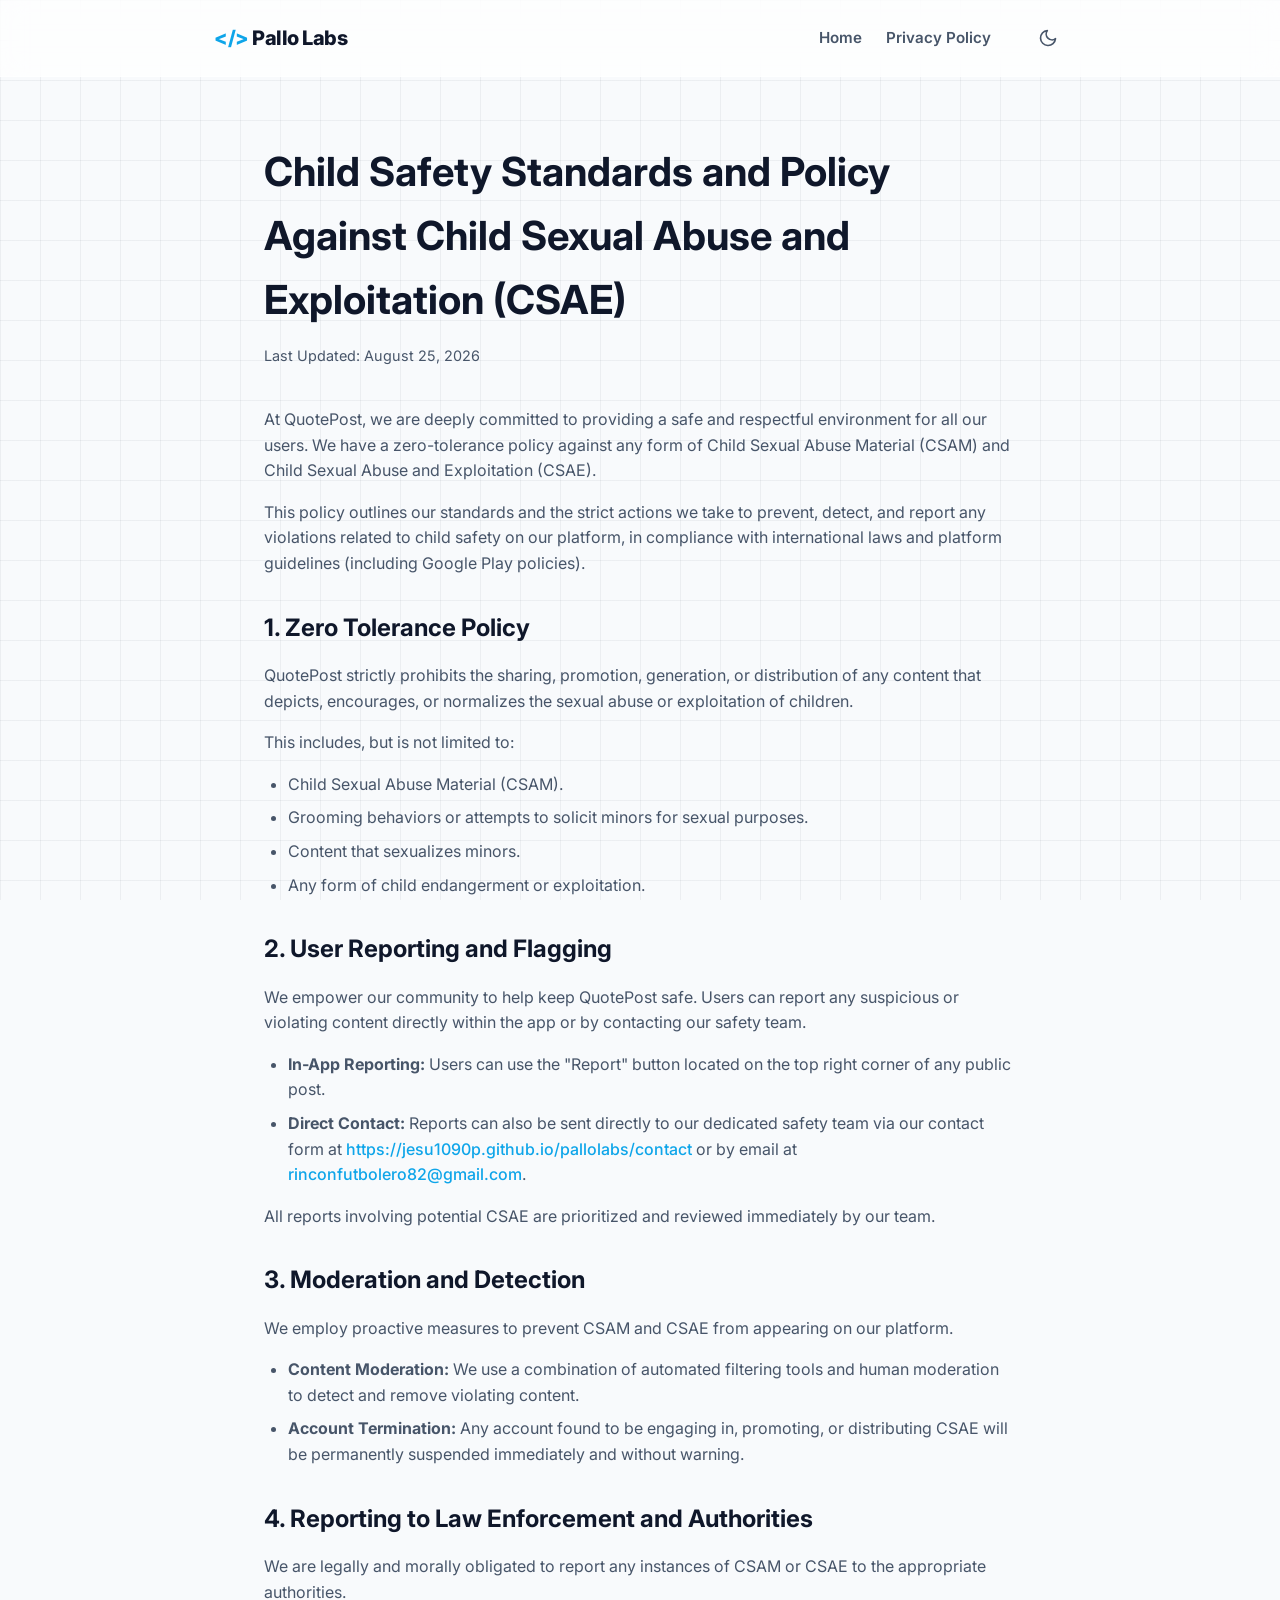
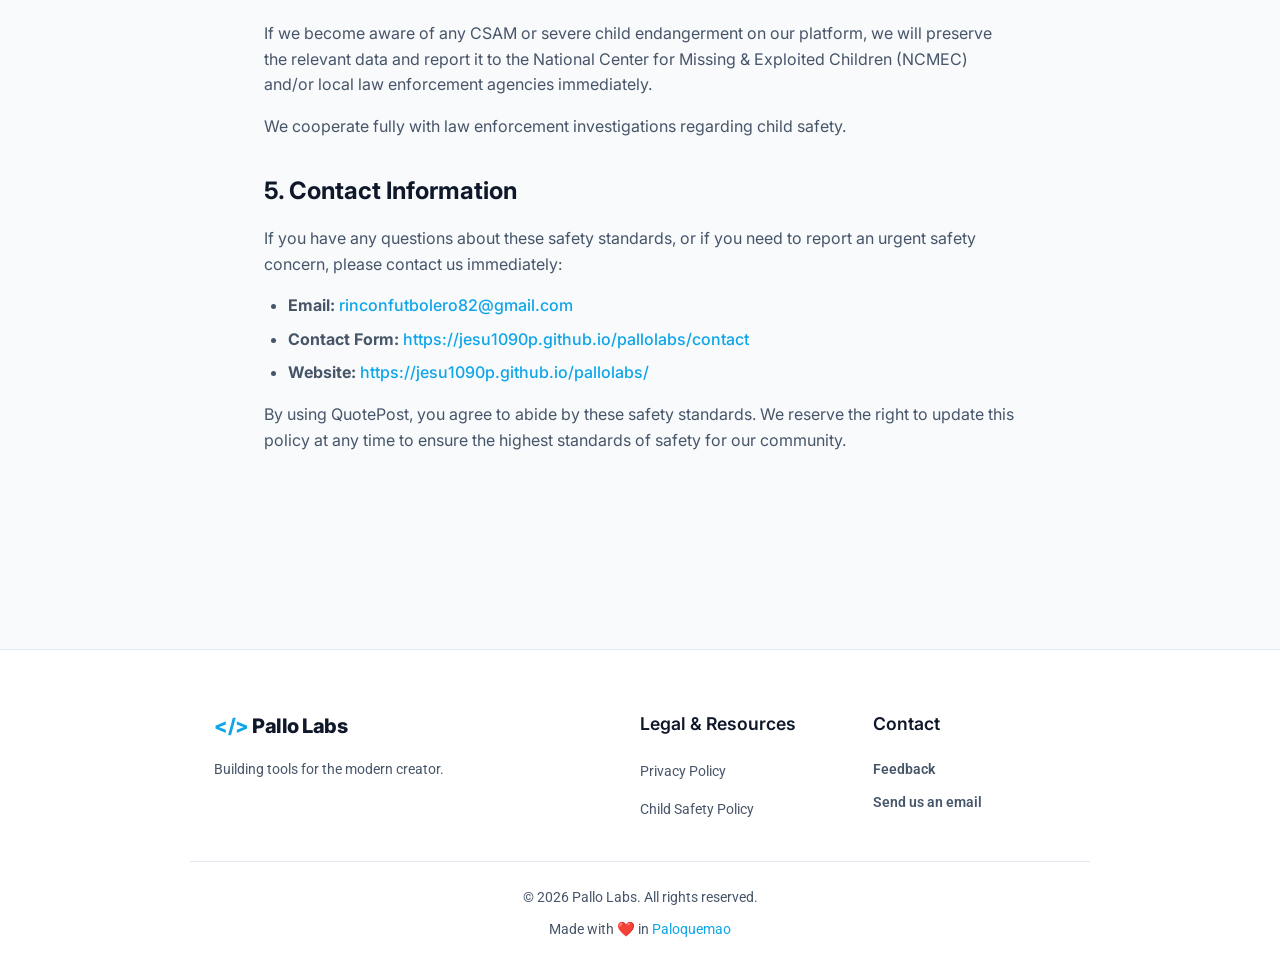
<file: child-safety.html>
<!DOCTYPE html>
<html lang="en">
<head>
    <meta charset="UTF-8">
    <meta name="viewport" content="width=device-width, initial-scale=1.0">
    <title>Child Safety Standards - QuotePost</title>
    <meta name="description" content="Child Safety Standards and Policy Against Child Sexual Abuse and Exploitation (CSAE) for QuotePost by Pallo Labs.">
    <!-- Google Fonts -->
    <link rel="preconnect" href="https://fonts.googleapis.com">
    <link rel="preconnect" href="https://fonts.gstatic.com" crossorigin>
    <link href="https://fonts.googleapis.com/css2?family=Inter:wght@300;400;600;800&display=swap" rel="stylesheet">
    <link href="https://fonts.googleapis.com/css2?family=Roboto:wght@300;400;500;700&display=swap" rel="stylesheet">
    <link rel="stylesheet" href="css/styles.css">
</head>
<body>
    <div class="background-grid"></div>
    <header class="navbar">
        <div class="container nav-content">
            <div class="logo">
                <a href="index.html" style="text-decoration: none; color: inherit;">
                    <span class="logo-accent">&lt;/&gt;</span> Pallo Labs
                </a>
            </div>
            <nav class="nav-links">
                <a href="index.html">Home</a>
                <a href="privacy.html">Privacy Policy</a>
                <button id="theme-toggle" class="theme-toggle" aria-label="Toggle Theme" style="margin-left: 15px;">
                    <svg id="moon-icon" xmlns="http://www.w3.org/2000/svg" width="20" height="20" viewBox="0 0 24 24" fill="none" stroke="currentColor" stroke-width="2" stroke-linecap="round" stroke-linejoin="round" class="feather feather-moon"><path d="M21 12.79A9 9 0 1 1 11.21 3 7 7 0 0 0 21 12.79z"></path></svg>
                    <svg id="sun-icon" xmlns="http://www.w3.org/2000/svg" width="20" height="20" viewBox="0 0 24 24" fill="none" stroke="currentColor" stroke-width="2" stroke-linecap="round" stroke-linejoin="round" class="feather feather-sun" style="display: none;"><circle cx="12" cy="12" r="5"></circle><line x1="12" y1="1" x2="12" y2="3"></line><line x1="12" y1="21" x2="12" y2="23"></line><line x1="4.22" y1="4.22" x2="5.64" y2="5.64"></line><line x1="18.36" y1="18.36" x2="19.78" y2="19.78"></line><line x1="1" y1="12" x2="3" y2="12"></line><line x1="21" y1="12" x2="23" y2="12"></line><line x1="4.22" y1="19.78" x2="5.64" y2="18.36"></line><line x1="18.36" y1="5.64" x2="19.78" y2="4.22"></line></svg>
                </button>
            </nav>
        </div>
    </header>

    <main class="content-page">
        <h1>Child Safety Standards and Policy Against Child Sexual Abuse and Exploitation (CSAE)</h1>
        <p class="last-updated">Last Updated: August 25, 2026</p>

        <div class="prose">
            <p>At QuotePost, we are deeply committed to providing a safe and respectful environment for all our users. We have a zero-tolerance policy against any form of Child Sexual Abuse Material (CSAM) and Child Sexual Abuse and Exploitation (CSAE).</p>
            <p>This policy outlines our standards and the strict actions we take to prevent, detect, and report any violations related to child safety on our platform, in compliance with international laws and platform guidelines (including Google Play policies).</p>

            <h2>1. Zero Tolerance Policy</h2>
            <p>QuotePost strictly prohibits the sharing, promotion, generation, or distribution of any content that depicts, encourages, or normalizes the sexual abuse or exploitation of children.</p>
            <p>This includes, but is not limited to:</p>
            <ul>
                <li>Child Sexual Abuse Material (CSAM).</li>
                <li>Grooming behaviors or attempts to solicit minors for sexual purposes.</li>
                <li>Content that sexualizes minors.</li>
                <li>Any form of child endangerment or exploitation.</li>
            </ul>

            <h2>2. User Reporting and Flagging</h2>
            <p>We empower our community to help keep QuotePost safe. Users can report any suspicious or violating content directly within the app or by contacting our safety team.</p>
            <ul>
                <li><strong>In-App Reporting:</strong> Users can use the "Report" button located on the top right corner of any public post.</li>
                <li><strong>Direct Contact:</strong> Reports can also be sent directly to our dedicated safety team via our contact form at <a href="https://jesu1090p.github.io/pallolabs/contact" target="_blank">https://jesu1090p.github.io/pallolabs/contact</a> or by email at <a href="mailto:rinconfutbolero82@gmail.com">rinconfutbolero82@gmail.com</a>.</li>
            </ul>
            <p>All reports involving potential CSAE are prioritized and reviewed immediately by our team.</p>

            <h2>3. Moderation and Detection</h2>
            <p>We employ proactive measures to prevent CSAM and CSAE from appearing on our platform.</p>
            <ul>
                <li><strong>Content Moderation:</strong> We use a combination of automated filtering tools and human moderation to detect and remove violating content.</li>
                <li><strong>Account Termination:</strong> Any account found to be engaging in, promoting, or distributing CSAE will be permanently suspended immediately and without warning.</li>
            </ul>

            <h2>4. Reporting to Law Enforcement and Authorities</h2>
            <p>We are legally and morally obligated to report any instances of CSAM or CSAE to the appropriate authorities.</p>
            <p>If we become aware of any CSAM or severe child endangerment on our platform, we will preserve the relevant data and report it to the National Center for Missing & Exploited Children (NCMEC) and/or local law enforcement agencies immediately.</p>
            <p>We cooperate fully with law enforcement investigations regarding child safety.</p>

            <h2>5. Contact Information</h2>
            <p>If you have any questions about these safety standards, or if you need to report an urgent safety concern, please contact us immediately:</p>
            <ul>
                <li><strong>Email:</strong> <a href="mailto:rinconfutbolero82@gmail.com">rinconfutbolero82@gmail.com</a></li>
                <li><strong>Contact Form:</strong> <a href="https://jesu1090p.github.io/pallolabs/contact" target="_blank">https://jesu1090p.github.io/pallolabs/contact</a></li>
                <li><strong>Website:</strong> <a href="https://jesu1090p.github.io/pallolabs/" target="_blank">https://jesu1090p.github.io/pallolabs/</a></li>
            </ul>

            <p>By using QuotePost, you agree to abide by these safety standards. We reserve the right to update this policy at any time to ensure the highest standards of safety for our community.</p>
        </div>
    </main>

    <footer class="footer">
        <div class="container footer-content">
            <div class="footer-brand">
                <div class="logo">
                    <span class="logo-accent">&lt;/&gt;</span> Pallo Labs
                </div>
                <p>Building tools for the modern creator.</p>
            </div>
            <div class="footer-links">
                <h4>Legal & Resources</h4>
                <ul>
                    <li><a href="privacy.html">Privacy Policy</a></li>
                    <li><a href="child-safety.html">Child Safety Policy</a></li>
                </ul>
            </div>
            <div class="footer-contact">
                <h4>Contact</h4>
                <a href="contact.html" class="contact-email" style="display: block; margin-bottom: 8px;">Feedback</a>
                <a href="mailto:rinconfutbolero82@gmail.com" class="contact-email">Send us an email</a>
            </div>
        </div>
        <div class="container footer-bottom">
            <p>&copy; <span id="year"></span> Pallo Labs. All rights reserved.</p>
            <p class="made-with-love" style="margin-top: 8px;">Made with ❤️ in <a href="https://maps.app.goo.gl/Wu1jVpShxxFttBsQ9" target="_blank" rel="noopener noreferrer" style="color: var(--accent); text-decoration: none;">Paloquemao</a></p>
        </div>
    </footer>

    <script src="js/script.js"></script>
</body>
</html>
</file>
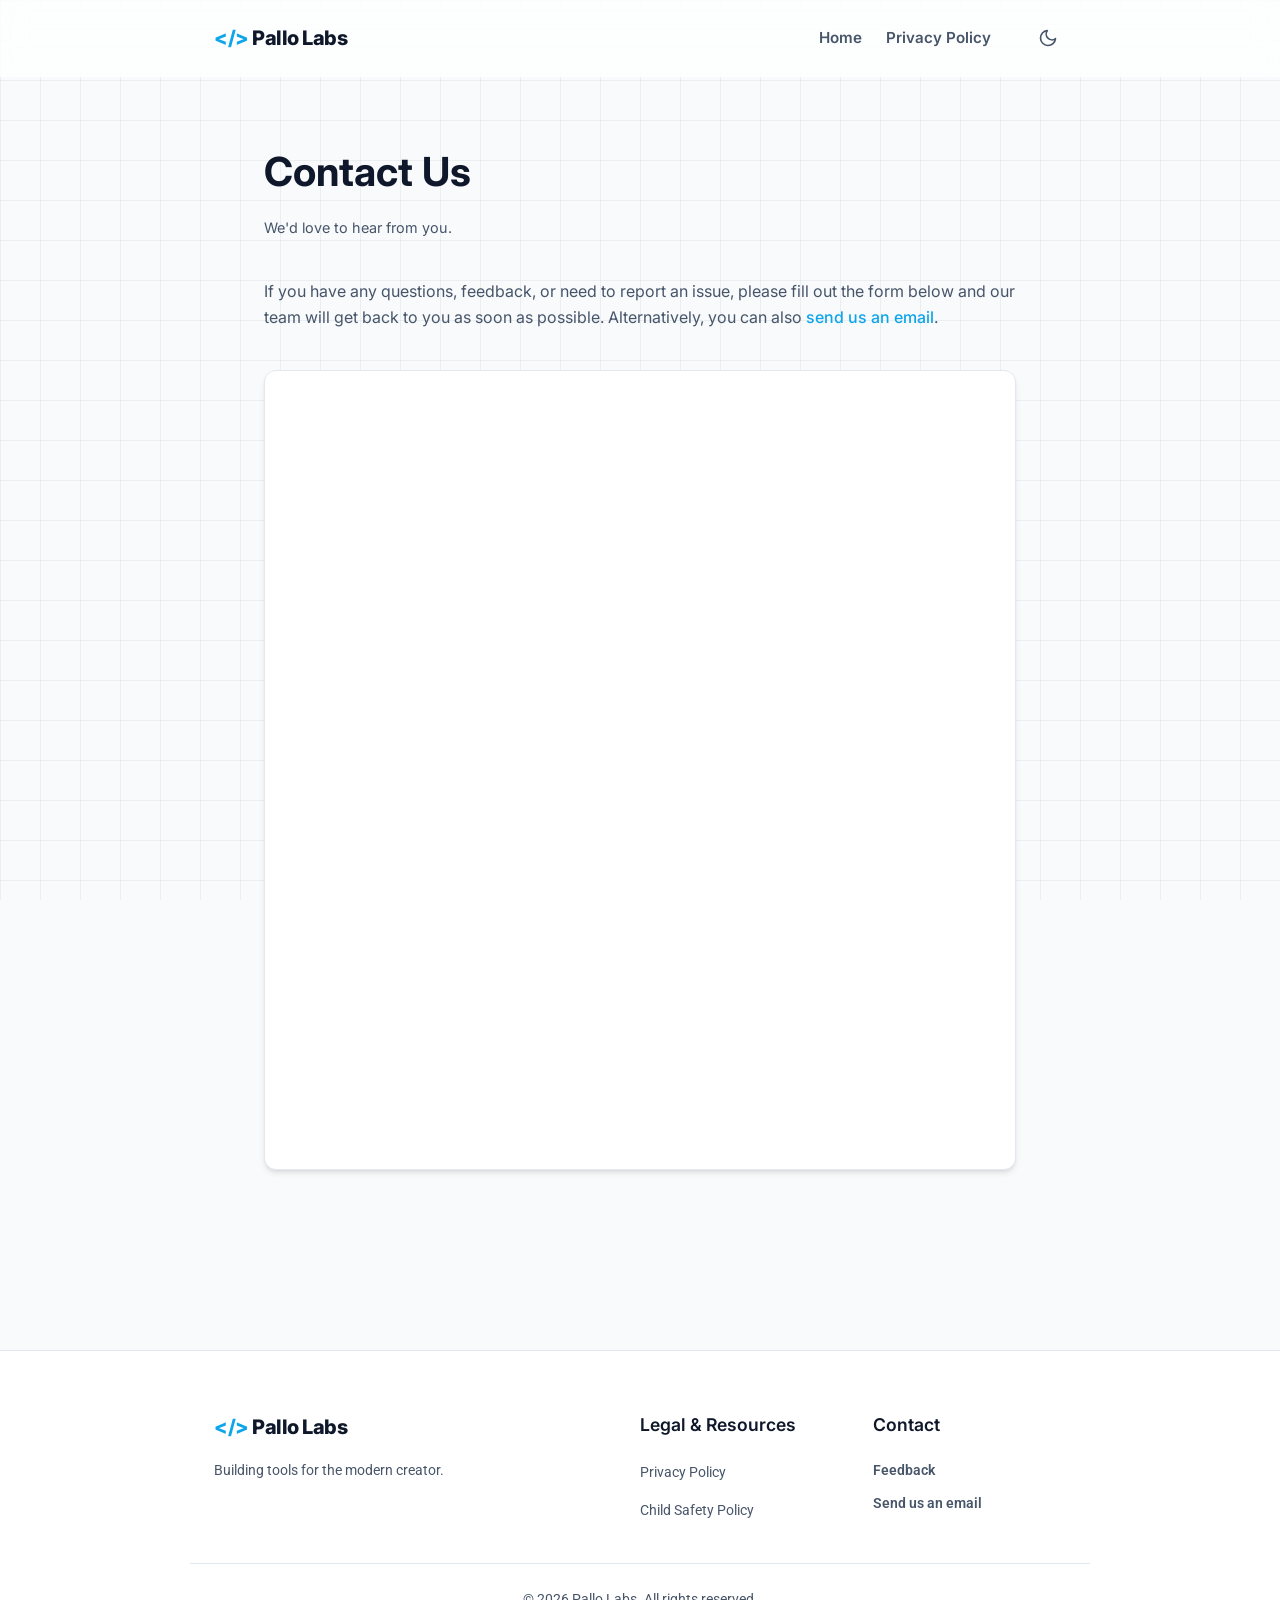
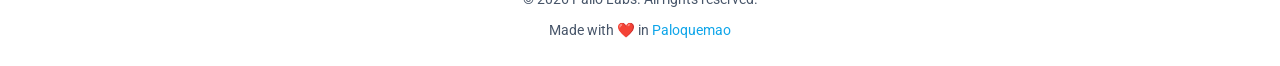
<file: contact.html>
<!DOCTYPE html>
<html lang="en">
<head>
    <meta charset="UTF-8">
    <meta name="viewport" content="width=device-width, initial-scale=1.0">
    <title>Contact Us - QuotePost</title>
    <meta name="description" content="Contact Pallo Labs.">
    <!-- Google Fonts -->
    <link rel="preconnect" href="https://fonts.googleapis.com">
    <link rel="preconnect" href="https://fonts.gstatic.com" crossorigin>
    <link href="https://fonts.googleapis.com/css2?family=Inter:wght@300;400;600;800&display=swap" rel="stylesheet">
    <link href="https://fonts.googleapis.com/css2?family=Roboto:wght@300;400;500;700&display=swap" rel="stylesheet">
    <link rel="stylesheet" href="css/styles.css">
    <style>
        .form-container {
            margin-top: 40px;
            width: 100%;
            height: 800px; /* Default height, can adjust based on iframe */
            border-radius: 12px;
            overflow: hidden;
            background: var(--surface-color);
            box-shadow: var(--shadow-md);
            border: 1px solid var(--border-color);
        }
        
        .form-container iframe {
            width: 100%;
            height: 100%;
            border: none;
        }
    </style>
</head>
<body>
    <div class="background-grid"></div>
    <header class="navbar">
        <div class="container nav-content">
            <div class="logo">
                <a href="index.html" style="text-decoration: none; color: inherit;">
                    <span class="logo-accent">&lt;/&gt;</span> Pallo Labs
                </a>
            </div>
            <nav class="nav-links">
                <a href="index.html">Home</a>
                <a href="privacy.html">Privacy Policy</a>
                <button id="theme-toggle" class="theme-toggle" aria-label="Toggle Theme" style="margin-left: 15px;">
                    <svg id="moon-icon" xmlns="http://www.w3.org/2000/svg" width="20" height="20" viewBox="0 0 24 24" fill="none" stroke="currentColor" stroke-width="2" stroke-linecap="round" stroke-linejoin="round" class="feather feather-moon"><path d="M21 12.79A9 9 0 1 1 11.21 3 7 7 0 0 0 21 12.79z"></path></svg>
                    <svg id="sun-icon" xmlns="http://www.w3.org/2000/svg" width="20" height="20" viewBox="0 0 24 24" fill="none" stroke="currentColor" stroke-width="2" stroke-linecap="round" stroke-linejoin="round" class="feather feather-sun" style="display: none;"><circle cx="12" cy="12" r="5"></circle><line x1="12" y1="1" x2="12" y2="3"></line><line x1="12" y1="21" x2="12" y2="23"></line><line x1="4.22" y1="4.22" x2="5.64" y2="5.64"></line><line x1="18.36" y1="18.36" x2="19.78" y2="19.78"></line><line x1="1" y1="12" x2="3" y2="12"></line><line x1="21" y1="12" x2="23" y2="12"></line><line x1="4.22" y1="19.78" x2="5.64" y2="18.36"></line><line x1="18.36" y1="5.64" x2="19.78" y2="4.22"></line></svg>
                </button>
            </nav>
        </div>
    </header>

    <main class="content-page">
        <h1>Contact Us</h1>
        <p class="last-updated">We'd love to hear from you.</p>

        <div class="prose">
            <p>If you have any questions, feedback, or need to report an issue, please fill out the form below and our team will get back to you as soon as possible. Alternatively, you can also <a href="mailto:rinconfutbolero82@gmail.com">send us an email</a>.</p>
            
            <div class="form-container">
                <iframe src="https://docs.google.com/forms/d/e/1FAIpQLSckIDG6FDyyTCMLyE4gWFCexcyOFQxnajvvdZLpPLigQvUw2g/viewform?embedded=true" width="100%" height="100%" frameborder="0" marginheight="0" marginwidth="0" style="background: transparent;">Loading…</iframe>
            </div>
        </div>
    </main>

    <footer class="footer">
        <div class="container footer-content">
            <div class="footer-brand">
                <div class="logo">
                    <span class="logo-accent">&lt;/&gt;</span> Pallo Labs
                </div>
                <p>Building tools for the modern creator.</p>
            </div>
            <div class="footer-links">
                <h4>Legal & Resources</h4>
                <ul>
                    <li><a href="privacy.html">Privacy Policy</a></li>
                    <li><a href="child-safety.html">Child Safety Policy</a></li>
                </ul>
            </div>
            <div class="footer-contact">
                <h4>Contact</h4>
                <a href="contact.html" class="contact-email" style="display: block; margin-bottom: 8px;">Feedback</a>
                <a href="mailto:rinconfutbolero82@gmail.com" class="contact-email">Send us an email</a>
            </div>
        </div>
        <div class="container footer-bottom">
            <p>&copy; <span id="year"></span> Pallo Labs. All rights reserved.</p>
            <p class="made-with-love" style="margin-top: 8px;">Made with ❤️ in <a href="https://maps.app.goo.gl/Wu1jVpShxxFttBsQ9" target="_blank" rel="noopener noreferrer" style="color: var(--accent); text-decoration: none;">Paloquemao</a></p>
        </div>
    </footer>

    <script src="js/script.js"></script>
</body>
</html>
</file>
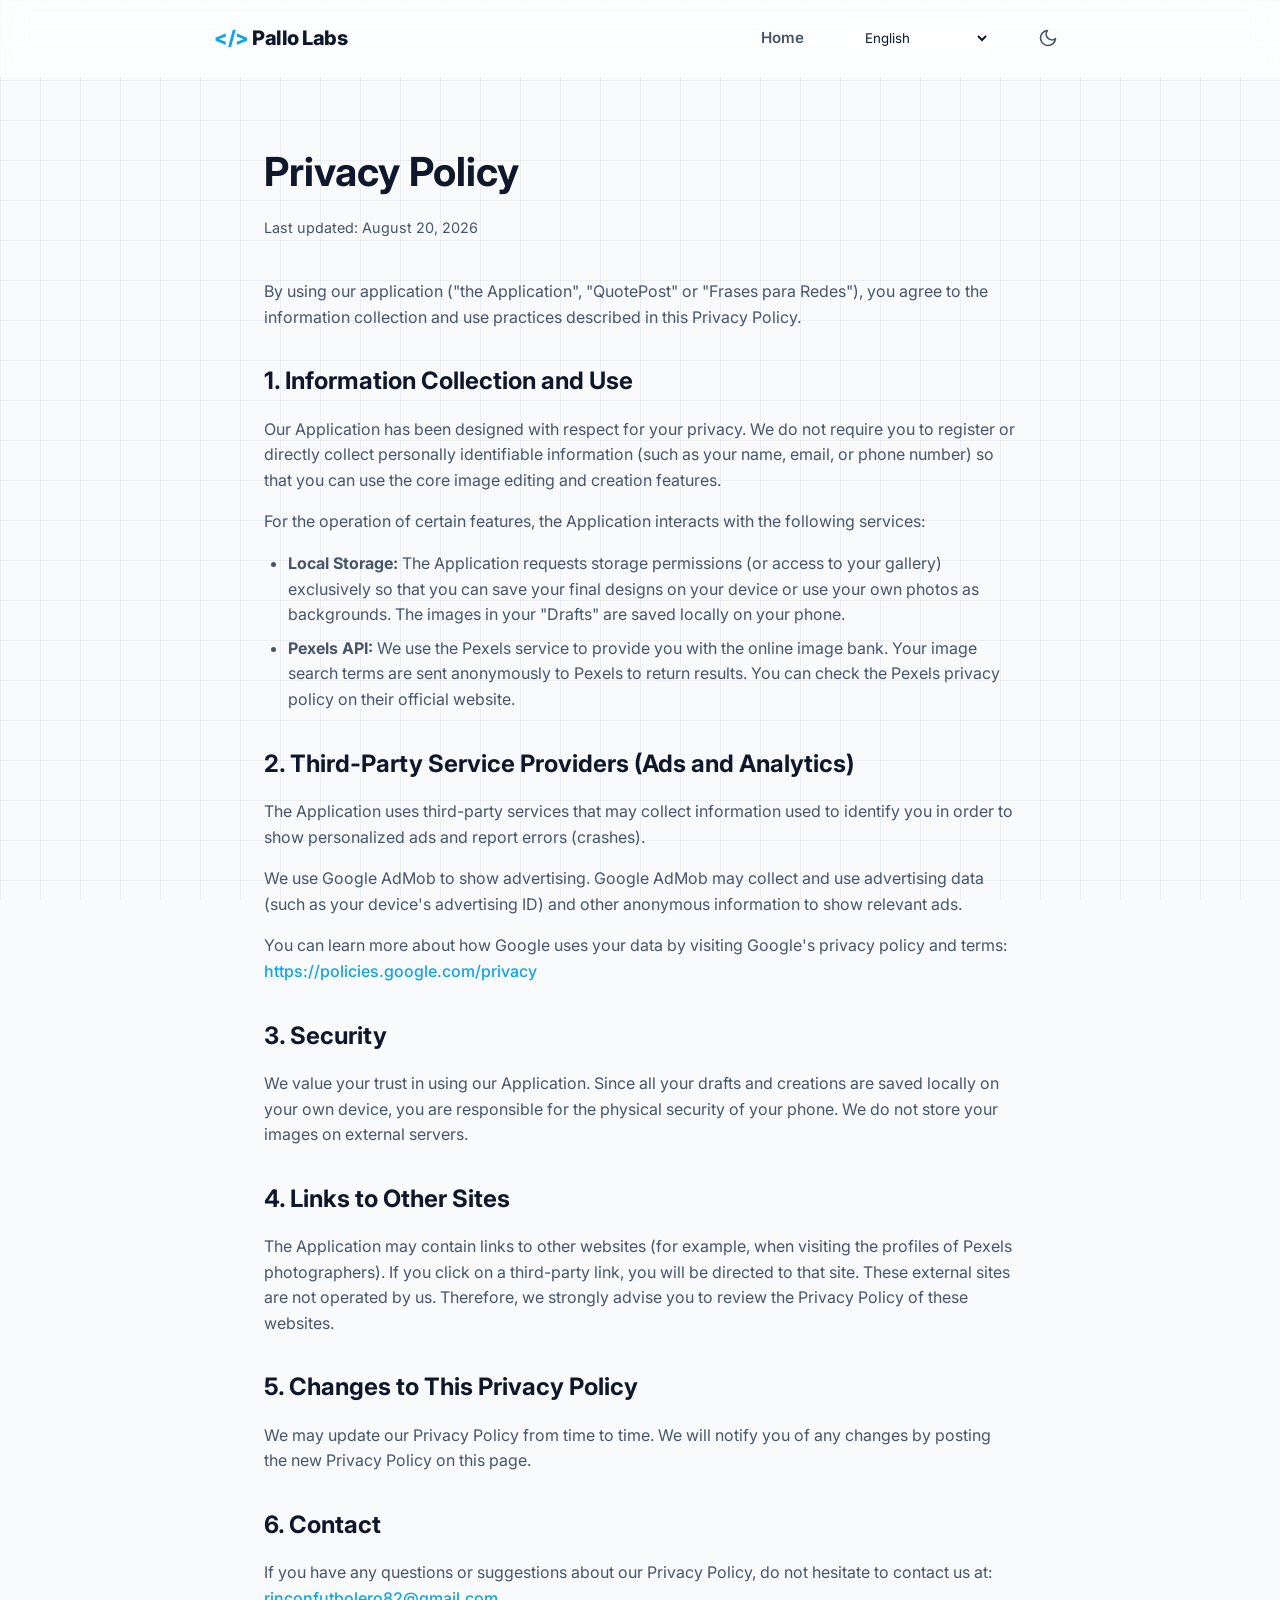
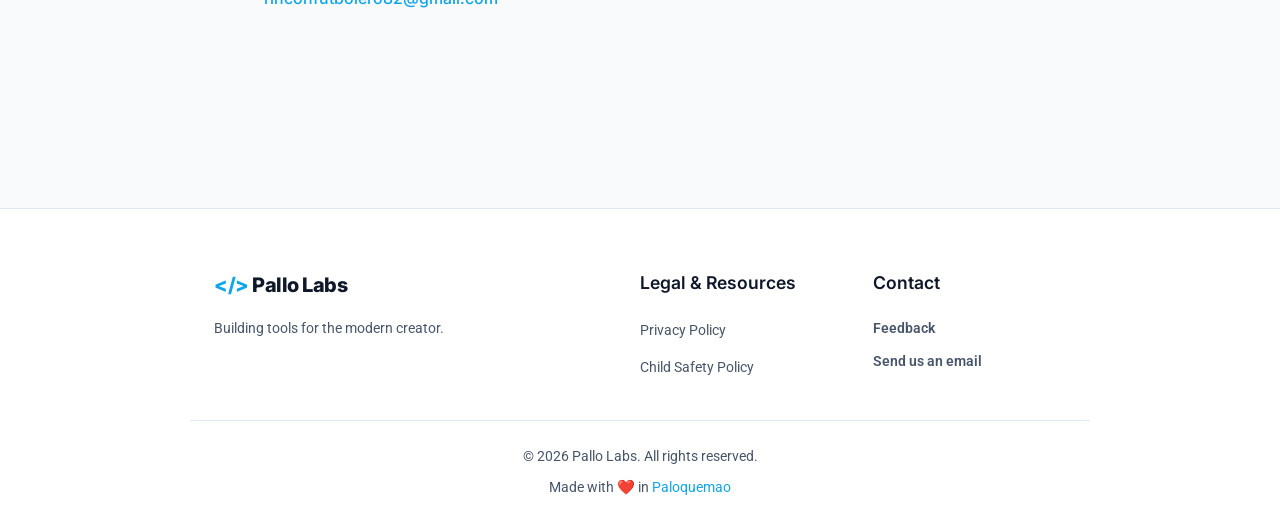
<file: privacy.html>
<!DOCTYPE html>
<html lang="en">
<head>
    <meta charset="UTF-8">
    <meta name="viewport" content="width=device-width, initial-scale=1.0">
    <title>Privacy Policy - QuotePost</title>
    <meta name="description" content="Privacy Policy for QuotePost by Pallo Labs.">
    <!-- Google Fonts -->
    <link rel="preconnect" href="https://fonts.googleapis.com">
    <link rel="preconnect" href="https://fonts.gstatic.com" crossorigin>
    <link href="https://fonts.googleapis.com/css2?family=Inter:wght@300;400;600;800&display=swap" rel="stylesheet">
    <link href="https://fonts.googleapis.com/css2?family=Roboto:wght@300;400;500;700&display=swap" rel="stylesheet">
    <link rel="stylesheet" href="css/styles.css">
    <style>
        .language-switcher {
            margin-left: 20px;
            padding: 8px 12px;
            border-radius: 8px;
            border: 1px solid rgba(255, 255, 255, 0.2);
            background: rgba(255, 255, 255, 0.1);
            color: inherit;
            font-family: inherit;
            cursor: pointer;
            backdrop-filter: blur(5px);
        }
        .language-switcher option {
            background: #1a1a1a;
            color: #fff;
        }
        [data-theme="light"] .language-switcher option {
            background: #fff;
            color: #000;
        }
        [data-theme="light"] .language-switcher {
            border: 1px solid rgba(0, 0, 0, 0.2);
            background: rgba(0, 0, 0, 0.05);
        }
        .nav-links {
            display: flex;
            align-items: center;
        }
    </style>
</head>
<body>
    <div class="background-grid"></div>
    <header class="navbar">
        <div class="container nav-content">
            <div class="logo">
                <a href="index.html" style="text-decoration: none; color: inherit;">
                    <span class="logo-accent">&lt;/&gt;</span> Pallo Labs
                </a>
            </div>
            <nav class="nav-links">
                <a href="index.html">Home</a>
                
                <select id="language-select" class="language-switcher" aria-label="Select Language">
                    <option value="en">English</option>
                    <option value="es-mx">Español (MX)</option>
                    <option value="de">Deutsch</option>
                    <option value="fr">Français</option>
                    <option value="pt-br">Português (BR)</option>
                </select>

                <button id="theme-toggle" class="theme-toggle" aria-label="Toggle Theme" style="margin-left: 15px;">
                    <svg id="moon-icon" xmlns="http://www.w3.org/2000/svg" width="20" height="20" viewBox="0 0 24 24" fill="none" stroke="currentColor" stroke-width="2" stroke-linecap="round" stroke-linejoin="round" class="feather feather-moon"><path d="M21 12.79A9 9 0 1 1 11.21 3 7 7 0 0 0 21 12.79z"></path></svg>
                    <svg id="sun-icon" xmlns="http://www.w3.org/2000/svg" width="20" height="20" viewBox="0 0 24 24" fill="none" stroke="currentColor" stroke-width="2" stroke-linecap="round" stroke-linejoin="round" class="feather feather-sun" style="display: none;"><circle cx="12" cy="12" r="5"></circle><line x1="12" y1="1" x2="12" y2="3"></line><line x1="12" y1="21" x2="12" y2="23"></line><line x1="4.22" y1="4.22" x2="5.64" y2="5.64"></line><line x1="18.36" y1="18.36" x2="19.78" y2="19.78"></line><line x1="1" y1="12" x2="3" y2="12"></line><line x1="21" y1="12" x2="23" y2="12"></line><line x1="4.22" y1="19.78" x2="5.64" y2="18.36"></line><line x1="18.36" y1="5.64" x2="19.78" y2="4.22"></line></svg>
                </button>
            </nav>
        </div>
    </header>

    <main class="content-page">
        <h1 data-i18n="title">Privacy Policy</h1>
        <p class="last-updated" data-i18n="lastUpdated">Last updated: August 20, 2026</p>

        <div class="prose">
            <p data-i18n="intro">By using our application ("the Application", "QuotePost" or "Frases para Redes"), you agree to the information collection and use practices described in this Privacy Policy.</p>

            <h2 data-i18n="section1Title">1. Information Collection and Use</h2>
            <p data-i18n="section1P1">Our Application has been designed with respect for your privacy. We do not require you to register or directly collect personally identifiable information (such as your name, email, or phone number) so that you can use the core image editing and creation features.</p>
            <p data-i18n="section1P2">For the operation of certain features, the Application interacts with the following services:</p>
            <ul>
                <li data-i18n="section1L1"><strong>Local Storage:</strong> The Application requests storage permissions (or access to your gallery) exclusively so that you can save your final designs on your device or use your own photos as backgrounds. The images in your "Drafts" are saved locally on your phone.</li>
                <li data-i18n="section1L2"><strong>Pexels API:</strong> We use the Pexels service to provide you with the online image bank. Your image search terms are sent anonymously to Pexels to return results. You can check the Pexels privacy policy on their official website.</li>
            </ul>

            <h2 data-i18n="section2Title">2. Third-Party Service Providers (Ads and Analytics)</h2>
            <p data-i18n="section2P1">The Application uses third-party services that may collect information used to identify you in order to show personalized ads and report errors (crashes).</p>
            <p data-i18n="section2P2">We use Google AdMob to show advertising. Google AdMob may collect and use advertising data (such as your device's advertising ID) and other anonymous information to show relevant ads.</p>
            <p data-i18n="section2P3">You can learn more about how Google uses your data by visiting Google's privacy policy and terms: <a href="https://policies.google.com/privacy" target="_blank">https://policies.google.com/privacy</a></p>

            <h2 data-i18n="section3Title">3. Security</h2>
            <p data-i18n="section3P1">We value your trust in using our Application. Since all your drafts and creations are saved locally on your own device, you are responsible for the physical security of your phone. We do not store your images on external servers.</p>

            <h2 data-i18n="section4Title">4. Links to Other Sites</h2>
            <p data-i18n="section4P1">The Application may contain links to other websites (for example, when visiting the profiles of Pexels photographers). If you click on a third-party link, you will be directed to that site. These external sites are not operated by us. Therefore, we strongly advise you to review the Privacy Policy of these websites.</p>

            <h2 data-i18n="section5Title">5. Changes to This Privacy Policy</h2>
            <p data-i18n="section5P1">We may update our Privacy Policy from time to time. We will notify you of any changes by posting the new Privacy Policy on this page.</p>

            <h2 data-i18n="section6Title">6. Contact</h2>
            <p data-i18n="section6P1">If you have any questions or suggestions about our Privacy Policy, do not hesitate to contact us at: <a href="mailto:rinconfutbolero82@gmail.com">rinconfutbolero82@gmail.com</a></p>
        </div>
    </main>

    <footer class="footer">
        <div class="container footer-content">
            <div class="footer-brand">
                <div class="logo">
                    <span class="logo-accent">&lt;/&gt;</span> Pallo Labs
                </div>
                <p>Building tools for the modern creator.</p>
            </div>
            <div class="footer-links">
                <h4>Legal & Resources</h4>
                <ul>
                    <li><a href="privacy.html">Privacy Policy</a></li>
                    <li><a href="child-safety.html">Child Safety Policy</a></li>
                </ul>
            </div>
            <div class="footer-contact">
                <h4>Contact</h4>
                <a href="contact.html" class="contact-email" style="display: block; margin-bottom: 8px;">Feedback</a>
                <a href="mailto:rinconfutbolero82@gmail.com" class="contact-email">Send us an email</a>
            </div>
        </div>
        <div class="container footer-bottom">
            <p>&copy; <span id="year"></span> Pallo Labs. All rights reserved.</p>
            <p class="made-with-love" style="margin-top: 8px;">Made with ❤️ in <a href="https://maps.app.goo.gl/Wu1jVpShxxFttBsQ9" target="_blank" rel="noopener noreferrer" style="color: var(--accent); text-decoration: none;">Paloquemao</a></p>
        </div>
    </footer>

    <script src="js/translations.js"></script>
    <script src="js/script.js"></script>
</body>
</html>
</file>
<file: css/styles.css>
:root {
    /* Light Mode - Base colors */
    --bg-color: #f8fafc;
    --surface-color: #ffffff;
    --surface-hover: #f1f5f9;
    --text-primary: #0f172a;
    --text-secondary: #475569;
    --border-color: #e2e8f0;
    
    /* Electric Blue Accent */
    --accent: #0ea5e9;
    --accent-hover: #0284c7;
    --accent-glow: rgba(14, 165, 233, 0.4);
    
    /* Utility */
    --glass-bg: rgba(255, 255, 255, 0.7);
    --glass-border: rgba(255, 255, 255, 0.5);
    --shadow-sm: 0 1px 2px 0 rgba(0, 0, 0, 0.05);
    --shadow-md: 0 4px 6px -1px rgba(0, 0, 0, 0.1), 0 2px 4px -1px rgba(0, 0, 0, 0.06);
    --shadow-lg: 0 10px 15px -3px rgba(0, 0, 0, 0.1), 0 4px 6px -2px rgba(0, 0, 0, 0.05);
    
    --grid-color: rgba(15, 23, 42, 0.05);
}

[data-theme="dark"] {
    /* Dark Mode - Base colors */
    --bg-color: #0f172a;
    --surface-color: #1e293b;
    --surface-hover: #334155;
    --text-primary: #f8fafc;
    --text-secondary: #94a3b8;
    --border-color: #334155;
    
    /* Electric Blue Accent */
    --accent: #38bdf8;
    --accent-hover: #7dd3fc;
    --accent-glow: rgba(56, 189, 248, 0.2);
    
    /* Utility */
    --glass-bg: rgba(30, 41, 59, 0.7);
    --glass-border: rgba(255, 255, 255, 0.1);
    --shadow-md: 0 4px 6px -1px rgba(0, 0, 0, 0.3), 0 2px 4px -1px rgba(0, 0, 0, 0.2);
    --shadow-lg: 0 10px 15px -3px rgba(0, 0, 0, 0.5), 0 4px 6px -2px rgba(0, 0, 0, 0.3);
    
    --grid-color: rgba(255, 255, 255, 0.03);
}

* {
    margin: 0;
    padding: 0;
    box-sizing: border-box;
}

body {
    font-family: 'Inter', sans-serif;
    background-color: var(--bg-color);
    color: var(--text-primary);
    line-height: 1.6;
    transition: background-color 0.3s ease, color 0.3s ease;
    overflow-x: hidden;
    position: relative;
}

html {
    overflow-x: hidden;
}

.container {
    max-width: 900px;
    margin: 0 auto;
    padding: 0 24px;
}

/* Background Effects */
.background-grid {
    position: fixed;
    top: 0;
    left: 0;
    width: 100%;
    height: 100vh;
    background-image: 
        linear-gradient(to right, var(--grid-color) 1px, transparent 1px),
        linear-gradient(to bottom, var(--grid-color) 1px, transparent 1px);
    background-size: 40px 40px;
    z-index: -2;
    pointer-events: none;
}

.glow {
    position: absolute;
    border-radius: 50%;
    filter: blur(100px);
    z-index: -1;
    opacity: 0.5;
    pointer-events: none;
}

.glow-1 {
    top: -100px;
    left: -100px;
    width: 400px;
    height: 400px;
    background-color: var(--accent-glow);
}

.glow-2 {
    bottom: 20%;
    right: -100px;
    width: 300px;
    height: 300px;
    background-color: var(--accent-glow);
}

/* Navbar */
.navbar {
    position: fixed;
    top: 0;
    left: 0;
    width: 100%;
    padding: 20px 0;
    background: var(--glass-bg);
    backdrop-filter: blur(12px);
    -webkit-backdrop-filter: blur(12px);
    border-bottom: 1px solid var(--glass-border);
    z-index: 100;
    transition: all 0.3s ease;
}

.nav-content {
    display: flex;
    justify-content: space-between;
    align-items: center;
}

.logo {
    font-size: 1.25rem;
    font-weight: 800;
    letter-spacing: -0.5px;
    color: var(--text-primary);
}

.logo-accent {
    color: var(--accent);
}

.nav-links {
    display: flex;
    align-items: center;
    gap: 24px;
}

.nav-links a {
    text-decoration: none;
    color: var(--text-secondary);
    font-weight: 600;
    font-size: 0.95rem;
    transition: color 0.2s;
}

.nav-links a:hover {
    color: var(--accent);
}

.theme-toggle {
    background: transparent;
    border: none;
    color: var(--text-secondary);
    cursor: pointer;
    display: flex;
    align-items: center;
    justify-content: center;
    padding: 8px;
    border-radius: 50%;
    transition: all 0.2s;
}

.theme-toggle:hover {
    color: var(--accent);
    background-color: var(--surface-hover);
}

/* Hero Section */
.hero {
    padding: 180px 24px 100px;
    display: flex;
    flex-direction: column;
    align-items: center;
    text-align: center;
}

.badge {
    background: var(--surface-color);
    border: 1px solid var(--border-color);
    padding: 6px 16px;
    border-radius: 100px;
    font-size: 0.85rem;
    font-weight: 600;
    color: var(--accent);
    margin-bottom: 24px;
    box-shadow: var(--shadow-sm);
    display: inline-block;
}

.hero h1 {
    font-size: clamp(3rem, 5vw, 4.5rem);
    font-weight: 800;
    line-height: 1.1;
    letter-spacing: -1.5px;
    margin-bottom: 24px;
}

.highlight {
    background: linear-gradient(135deg, var(--accent), #818cf8);
    -webkit-background-clip: text;
    -webkit-text-fill-color: transparent;
    background-clip: text;
}

.hero p {
    font-size: 1.25rem;
    color: var(--text-secondary);
    max-width: 600px;
    margin-bottom: 40px;
}

.cta-group {
    display: flex;
    gap: 16px;
    justify-content: center;
}

.btn {
    display: inline-flex;
    align-items: center;
    justify-content: center;
    gap: 8px;
    padding: 12px 24px;
    border-radius: 8px;
    font-weight: 600;
    font-size: 1rem;
    text-decoration: none;
    transition: all 0.2s ease;
    cursor: pointer;
}

.btn-primary {
    background-color: var(--accent);
    color: white;
    border: 1px solid var(--accent);
    box-shadow: 0 4px 14px 0 var(--accent-glow);
}

.btn-primary:hover {
    background-color: var(--accent-hover);
    transform: translateY(-2px);
}

.btn-secondary {
    background-color: var(--surface-color);
    color: var(--text-primary);
    border: 1px solid var(--border-color);
}

.btn-secondary:hover {
    background-color: var(--surface-hover);
    transform: translateY(-2px);
}

/* Apps Section */
.apps-section {
    padding: 80px 24px;
}

.section-title {
    font-size: 2rem;
    font-weight: 800;
    margin-bottom: 40px;
    text-align: center;
}

.app-card {
    background: var(--surface-color);
    border: 1px solid var(--border-color);
    border-radius: 24px;
    padding: 40px;
    display: flex;
    flex-direction: column;
    gap: 32px;
    box-shadow: var(--shadow-md);
    transition: transform 0.3s ease, box-shadow 0.3s ease;
    max-width: 800px;
    margin: 0 auto;
}

@media (min-width: 768px) {
    .app-card {
        flex-direction: row;
        align-items: center;
    }
}

.app-card:hover {
    transform: translateY(-4px);
    box-shadow: var(--shadow-lg);
    border-color: var(--accent);
}

.app-icon {
    width: 120px;
    height: 120px;
    border-radius: 24px;
    display: flex;
    align-items: center;
    justify-content: center;
    flex-shrink: 0;
    padding: 0;
    background: transparent;
    color: white;
    box-shadow: 0 12px 24px rgba(0,0,0,0.15);
}

.app-info {
    flex: 1;
}

.app-info h3 {
    font-size: 1.5rem;
    font-weight: 800;
    margin-bottom: 8px;
}

.app-desc {
    color: var(--text-secondary);
    margin-bottom: 16px;
}

.app-features {
    display: flex;
    flex-wrap: wrap;
    gap: 8px;
}

.feature-tag {
    background: var(--bg-color);
    border: 1px solid var(--border-color);
    color: var(--text-secondary);
    padding: 4px 12px;
    border-radius: 100px;
    font-size: 0.75rem;
    font-weight: 600;
}

.btn-outline {
    background: transparent;
    color: var(--text-primary);
    border: 1px solid var(--border-color);
}

.btn-outline:hover {
    background: var(--surface-hover);
    border-color: var(--text-primary);
}

/* Footer */
.footer {
    border-top: 1px solid var(--border-color);
    background-color: var(--surface-color);
    padding: 60px 0 24px;
    margin-top: 100px;
}

.footer-content {
    display: grid;
    grid-template-columns: 1fr;
    gap: 40px;
    margin-bottom: 40px;
}

@media (min-width: 768px) {
    .footer-content {
        grid-template-columns: 2fr 1fr 1fr;
    }
}

.footer-brand p {
    color: var(--text-secondary);
    margin-top: 16px;
    max-width: 300px;
}

.footer h4 {
    font-size: 1.1rem;
    font-weight: 600;
    margin-bottom: 20px;
    color: var(--text-primary);
}

.footer-links ul {
    list-style: none;
    display: flex;
    flex-direction: column;
    gap: 12px;
}

.footer-links a {
    color: var(--text-secondary);
    text-decoration: none;
    transition: color 0.2s;
}

.footer-links a:hover, .contact-email:hover {
    color: var(--accent);
}

.contact-email {
    color: var(--text-secondary);
    text-decoration: none;
    font-weight: 600;
}

.footer-bottom {
    border-top: 1px solid var(--border-color);
    padding-top: 24px;
    text-align: center;
    color: var(--text-secondary);
    font-size: 0.85rem;
}

/* Privacy Page Specifics */
.content-page {
    padding: 140px 24px 80px;
    max-width: 800px;
    margin: 0 auto;
}

.content-page h1 {
    font-size: 2.5rem;
    margin-bottom: 12px;
}

.last-updated {
    color: var(--text-secondary);
    margin-bottom: 40px;
    font-size: 0.9rem;
}

.prose h2 {
    margin-top: 32px;
    margin-bottom: 16px;
    font-size: 1.5rem;
}

.prose p, .prose ul {
    color: var(--text-secondary);
    margin-bottom: 16px;
}

.prose ul {
    padding-left: 24px;
}

.prose li {
    margin-bottom: 8px;
}

/* User-friendly Link Styles */
.prose a {
    color: var(--accent);
    text-decoration: none;
    position: relative;
    font-weight: 500;
    transition: color 0.3s ease;
}

.prose a::after {
    content: '';
    position: absolute;
    width: 100%;
    height: 2px;
    bottom: -2px;
    left: 0;
    background-color: var(--accent);
    transform: scaleX(0);
    transform-origin: bottom right;
    transition: transform 0.3s ease-out;
    border-radius: 2px;
}

.prose a:hover {
    color: var(--accent-hover);
}

.prose a:hover::after {
    transform: scaleX(1);
    transform-origin: bottom left;
    background-color: var(--accent-hover);
}

/* --- New Updates --- */

.app-img {
    width: 100%;
    height: 100%;
    object-fit: cover;
    border-radius: 24px;
}

.playstore-icon {
    width: 20px;
    height: 20px;
    object-fit: contain;
}

.app-action {
    display: flex;
    flex-direction: column;
    gap: 16px;
    min-width: 180px;
}

.app-action .btn {
    width: 100%;
}

/* Footer Fonts Adjustment */
.footer p, 
.footer-links ul a,
.contact-email,
.footer-bottom {
    font-family: 'Roboto', sans-serif;
    font-size: 0.9rem;
}

.footer h4 {
    /* Headings stay proportionate and use Inter */
    font-family: 'Inter', sans-serif;
}

/* Modal */
.modal {
    display: none;
    position: fixed;
    z-index: 1000;
    left: 0;
    top: 0;
    width: 100%;
    height: 100%;
    background-color: rgba(0,0,0,0.5);
    backdrop-filter: blur(5px);
    opacity: 0;
    transition: opacity 0.3s ease;
    overflow-y: auto;
    -webkit-overflow-scrolling: touch;
}

.modal.show {
    display: block;
    opacity: 1;
}

.modal-content {
    background-color: var(--surface-color);
    margin: 5% auto;
    padding: 30px;
    border: 1px solid var(--border-color);
    width: 90%;
    max-width: 800px;
    border-radius: 16px;
    box-shadow: var(--shadow-lg);
    position: relative;
    transform: translateY(-50px);
    transition: transform 0.3s ease;
}

.modal.show .modal-content {
    transform: translateY(0);
}

.close-btn {
    color: var(--text-secondary);
    position: absolute;
    top: 20px;
    right: 24px;
    font-size: 28px;
    font-weight: bold;
    cursor: pointer;
}

.close-btn:hover {
    color: var(--text-primary);
}

.modal-header {
    display: flex;
    align-items: center;
    gap: 16px;
    margin-bottom: 16px;
}

.modal-app-icon {
    width: 60px;
    border-radius: 12px;
}

.modal-desc {
    margin-bottom: 24px;
    color: var(--text-secondary);
    font-size: 1.1rem;
}

.modal-hero-img {
    width: 100%;
    height: 100%;
    max-height: 400px;
    border-radius: 16px;
    margin-bottom: 24px;
    box-shadow: var(--shadow-md);
    object-fit: cover;
}

.modal-icons {
    display: flex;
    gap: 16px;
    margin-bottom: 24px;
}

.modal-icons img {
    width: 64px;
    height: 64px;
    border-radius: 14px;
    box-shadow: var(--shadow-sm);
    object-fit: cover;
}

.modal-screenshots {
    display: flex;
    gap: 16px;
    overflow-x: auto;
    padding-bottom: 16px;
}

.modal-screenshots img {
    height: 350px;
    border-radius: 12px;
    box-shadow: var(--shadow-md);
    object-fit: cover;
    cursor: pointer;
    transition: transform 0.2s ease;
}

.modal-screenshots img:hover {
    transform: scale(1.05);
}

/* Gallery Modal specific styles */
.gallery-content {
    position: relative;
    margin: auto;
    display: flex;
    flex-direction: column;
    align-items: center;
    justify-content: center;
    width: 95%;
    max-width: 900px;
    height: 100%;
    min-height: 100vh;
    padding: 20px 0;
}

.gallery-img {
    max-width: 100%;
    max-height: 75vh;
    border-radius: 12px;
    box-shadow: 0 10px 30px rgba(0,0,0,0.5);
    object-fit: contain;
}

.nav-btn {
    cursor: pointer;
    position: absolute;
    top: 50%;
    width: auto;
    padding: 16px;
    margin-top: -50px;
    color: white;
    font-weight: bold;
    font-size: 24px;
    background: rgba(0,0,0,0.4);
    border: none;
    border-radius: 8px;
    transition: 0.3s ease;
    z-index: 1001;
}

.nav-btn:hover {
    background: rgba(0,0,0,0.8);
}

.nav-btn.prev {
    left: 10px;
}

.nav-btn.next {
    right: 10px;
}

.gallery-footer {
    margin-top: 24px;
    z-index: 1001;
}
</file>
